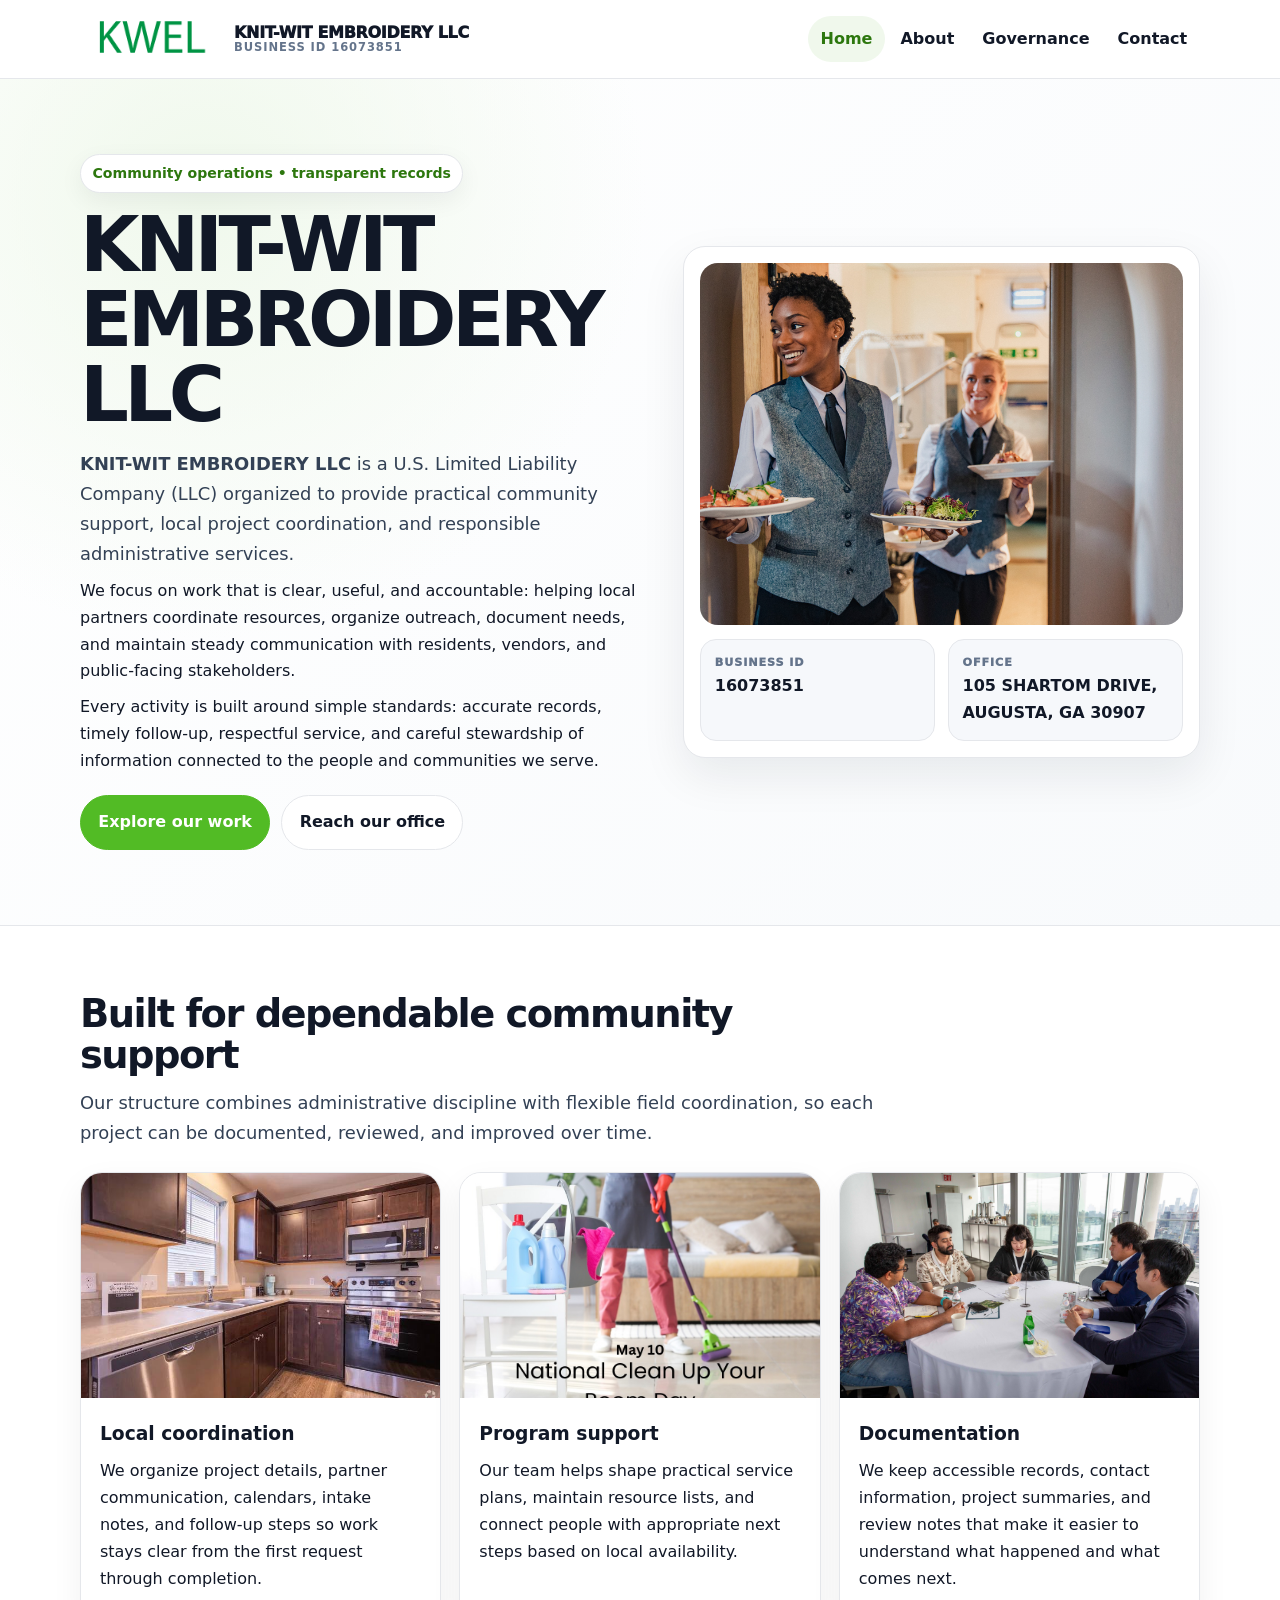
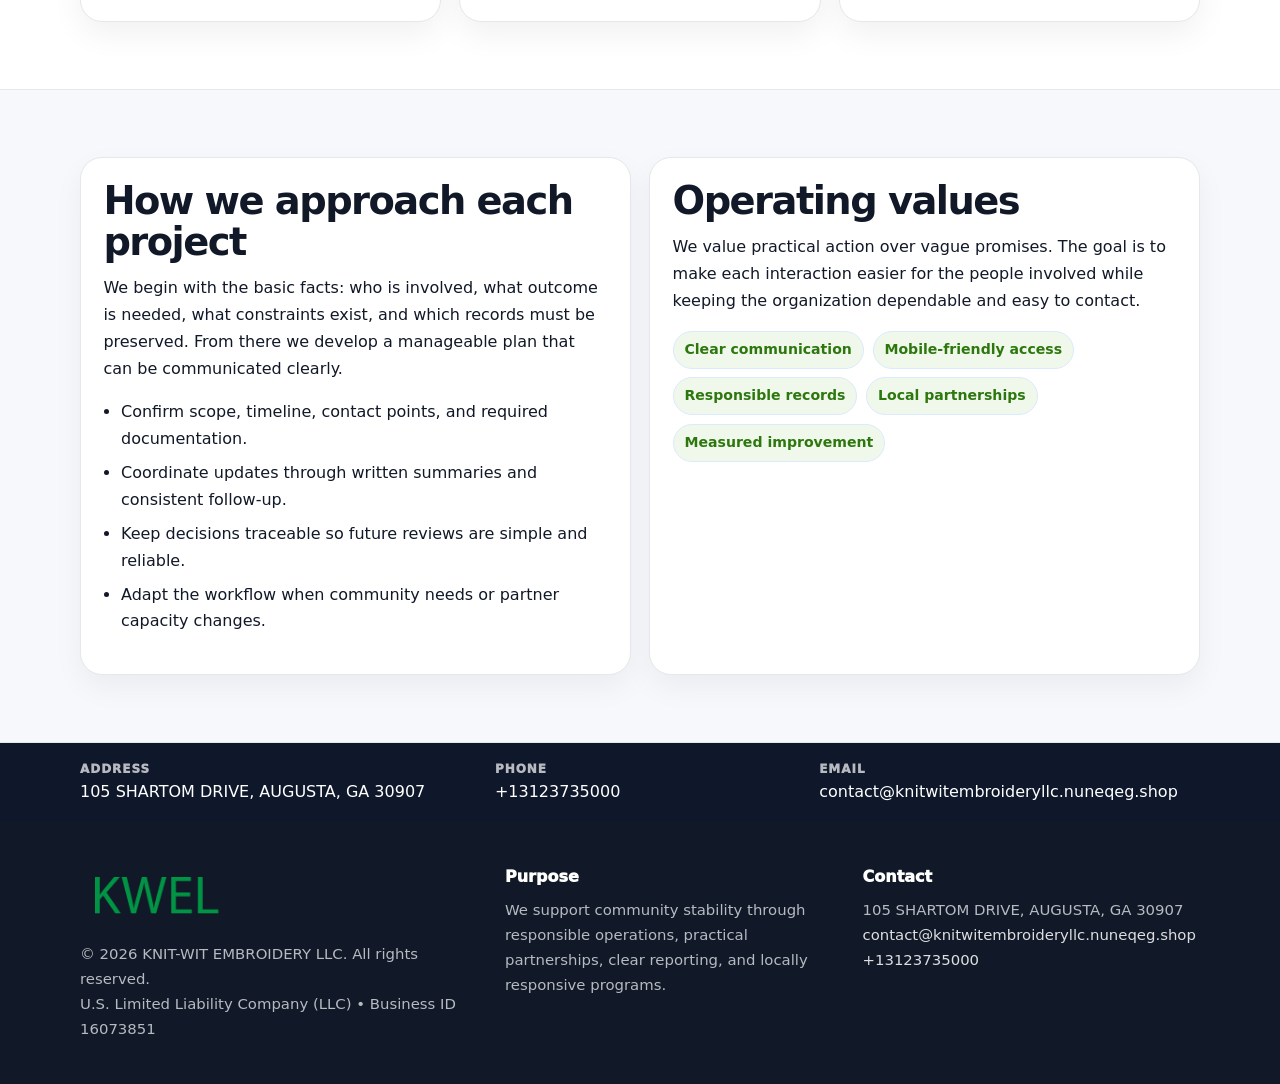
<file: index.html>
<!doctype html><html lang="en"><head><meta charset="utf-8"><meta name="viewport" content="width=device-width,initial-scale=1"><title>KNIT-WIT EMBROIDERY LLC – Nonprofit • 2025</title><link rel="stylesheet" href="assets/styles.css"><link rel="icon" href="images/logo.png"><meta name="data-ein" content="16073851"><meta name="data-name" content="KNIT-WIT EMBROIDERY LLC"><meta name="data-email" content="contact@knitwitembroideryllc.nuneqeg.shop"><meta name="data-phone" content="+13123735000"><meta name="data-address" content="105 SHARTOM DRIVE, AUGUSTA, GA 30907"><meta name="data-map" content="105+SHARTOM+DRIVE,+AUGUSTA,+GA+30907">  <meta name="description" content="Dedicated to community services, education, and direct relief, KNIT-WIT EMBROIDERY LLC collaborates with neighbors and partners to deliver practical help and long-term impact.">
</head><body>
<div style="position:absolute;left:-9999px;top:-9999px;opacity:0" data-uniq="{{UNIQUE_BLOB}}">
  <span>Dedicated to community services, education, and direct relief, KNIT-WIT EMBROIDERY LLC collaborates with neighbors and partners to deliver practical help and long-term impact.</span><svg width="12" height="12" viewBox="0 0 12 12" xmlns="http://www.w3.org/2000/svg"><circle cx="6" cy="6" r="5" fill="#7c3aed"/></svg><img src="images/relief.jpg" width="1" height="1" alt="" loading="lazy"/>
</div>
<header class="site-header"><div class="container header-inner"><a class="cb43dc88fc8" href="index.html"><img src="images/logo.png" alt="KNIT-WIT EMBROIDERY LLC logo"><span class="brand-name"><span>KNIT-WIT EMBROIDERY LLC</span><span class="brand-kicker">Business ID 16073851</span></span></a><button class="ca471403b6f" aria-expanded="false" aria-controls="mainnav">Menu</button><nav class="c0623a523de" id="mainnav" aria-label="Main navigation"><a class="active" href="index.html">Home</a><a class="" href="about.html">About</a><a class="" href="governance.html">Governance</a><a class="" href="contact.html">Contact</a></nav></div></header><main id="content"><section class="c575a46b03c"><div class="container hero-grid"><div><span class="eyebrow">Community operations • transparent records</span><h1>KNIT-WIT EMBROIDERY LLC</h1><p class="c897494992d"><strong>KNIT-WIT EMBROIDERY LLC</strong> is a U.S. Limited Liability Company (LLC) organized to provide practical community support, local project coordination, and responsible administrative services.</p><p>We focus on work that is clear, useful, and accountable: helping local partners coordinate resources, organize outreach, document needs, and maintain steady communication with residents, vendors, and public-facing stakeholders.</p><p>Every activity is built around simple standards: accurate records, timely follow-up, respectful service, and careful stewardship of information connected to the people and communities we serve.</p><div class="actions"><a class="c801508698e btn-primary" href="about.html">Explore our work</a><a class="c801508698e" href="contact.html">Reach our office</a></div></div><aside class="hero-card"><img src="images/hero.jpg" alt="Community planning table"><div class="mini-grid"><div class="mini"><div class="mini-label">Business ID</div><strong>16073851</strong></div><div class="mini"><div class="mini-label">Office</div><strong>105 SHARTOM DRIVE, AUGUSTA, GA 30907</strong></div></div></aside></div></section><section class="section"><div class="container"><div class="section-head"><h2>Built for dependable community support</h2><p class="c897494992d">Our structure combines administrative discipline with flexible field coordination, so each project can be documented, reviewed, and improved over time.</p></div><div class="grid-3"><article class="c17a6f22c1a"><img src="images/community.jpg" alt="Community discussion"><div class="card-body"><h3>Local coordination</h3><p>We organize project details, partner communication, calendars, intake notes, and follow-up steps so work stays clear from the first request through completion.</p></div></article><article class="c17a6f22c1a"><img src="images/programs.jpg" alt="Program planning"><div class="card-body"><h3>Program support</h3><p>Our team helps shape practical service plans, maintain resource lists, and connect people with appropriate next steps based on local availability.</p></div></article><article class="c17a6f22c1a"><img src="images/education.jpg" alt="Education and guidance"><div class="card-body"><h3>Documentation</h3><p>We keep accessible records, contact information, project summaries, and review notes that make it easier to understand what happened and what comes next.</p></div></article></div></div></section><section class="section alt"><div class="container grid-2"><div class="text-panel"><h2>How we approach each project</h2><p>We begin with the basic facts: who is involved, what outcome is needed, what constraints exist, and which records must be preserved. From there we develop a manageable plan that can be communicated clearly.</p><ul class="list-check"><li>Confirm scope, timeline, contact points, and required documentation.</li><li>Coordinate updates through written summaries and consistent follow-up.</li><li>Keep decisions traceable so future reviews are simple and reliable.</li><li>Adapt the workflow when community needs or partner capacity changes.</li></ul></div><div class="text-panel"><h2>Operating values</h2><p>We value practical action over vague promises. The goal is to make each interaction easier for the people involved while keeping the organization dependable and easy to contact.</p><div class="pill-list"><span class="pill">Clear communication</span><span class="pill">Mobile-friendly access</span><span class="pill">Responsible records</span><span class="pill">Local partnerships</span><span class="pill">Measured improvement</span></div></div></div></section></main><section class="contact-strip"><div class="container strip-grid"><div class="strip-item"><div class="strip-label">Address</div>105 SHARTOM DRIVE, AUGUSTA, GA 30907</div><div class="strip-item"><div class="strip-label">Phone</div><a href="tel:+13123735000">+13123735000</a></div><div class="strip-item"><div class="strip-label">Email</div><a href="mailto:contact@knitwitembroideryllc.nuneqeg.shop">contact@knitwitembroideryllc.nuneqeg.shop</a></div></div></section><footer class="footer"><div class="container footer-grid"><div><img src="images/logo.png" alt=""><div class="small">© <span id="year"></span> KNIT-WIT EMBROIDERY LLC. All rights reserved.</div><div class="small">U.S. Limited Liability Company (LLC) • Business ID 16073851</div></div><div><div class="footer-title">Purpose</div><div class="small">We support community stability through responsible operations, practical partnerships, clear reporting, and locally responsive programs.</div></div><div><div class="footer-title">Contact</div><div class="small">105 SHARTOM DRIVE, AUGUSTA, GA 30907<br><a href="mailto:contact@knitwitembroideryllc.nuneqeg.shop">contact@knitwitembroideryllc.nuneqeg.shop</a><br><a href="tel:+13123735000">+13123735000</a></div></div></div></footer><script>(function(){const $=s=>document.querySelector(s);const btn=$('.menu-toggle'),nav=$('.nav');if(btn&&nav){btn.addEventListener('click',()=>{const open=nav.classList.toggle('open');btn.setAttribute('aria-expanded',open?'true':'false')});nav.querySelectorAll('a').forEach(a=>a.addEventListener('click',()=>nav.classList.remove('open')))}function g(n){const e=document.querySelector('meta[name="'+n+'"]');return e?e.content:''}function h(s){let x=2166136261>>>0;for(let i=0;i<s.length;i++){x^=s.charCodeAt(i);x=Math.imul(x,16777619)}return x>>>0}let k=(g('data-ein')||g('data-name')||location.hostname||'default');const key=h(String(k)),H=key%360,S=55+(key%18),L=44;document.documentElement.style.setProperty('--brand','hsl('+H+' '+S+'% '+L+'%)');document.documentElement.style.setProperty('--brand-ink','hsl('+H+' '+Math.min(95,S+12)+'% '+Math.max(22,L-18)+'%)');document.documentElement.style.setProperty('--soft','hsl('+H+' '+Math.max(38,S-18)+'% 95%)');const y=document.getElementById('year');if(y)y.textContent=new Date().getFullYear();})();</script></body></html>
</file>
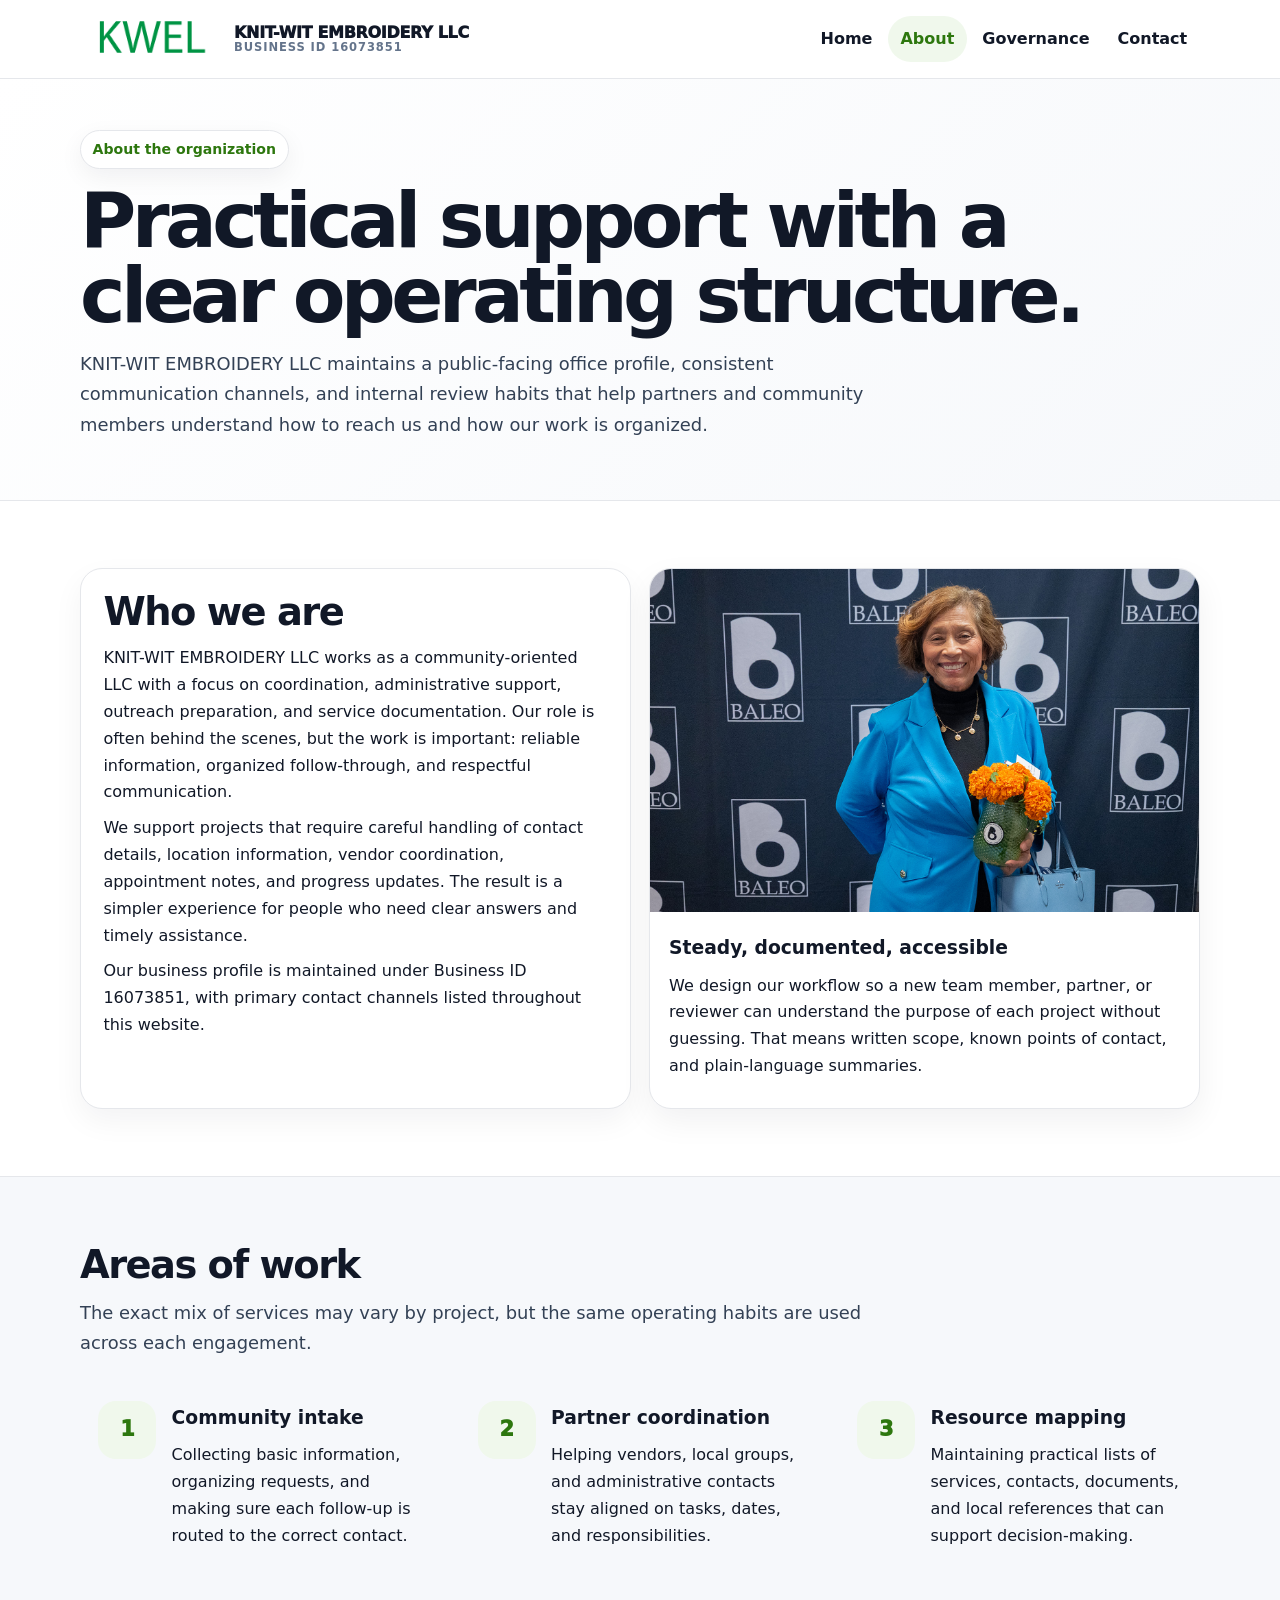
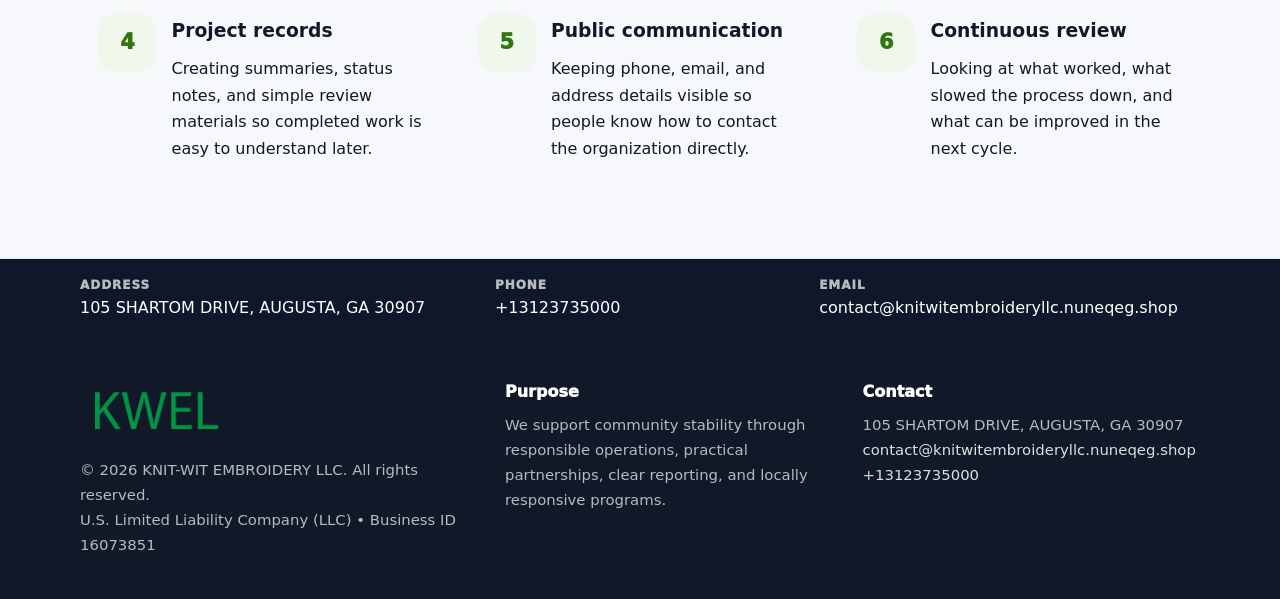
<file: about.html>
<!doctype html><html lang="en"><head><meta charset="utf-8"><meta name="viewport" content="width=device-width,initial-scale=1"><title>KNIT-WIT EMBROIDERY LLC – Nonprofit • 2025</title><link rel="stylesheet" href="assets/styles.css"><link rel="icon" href="images/logo.png"><meta name="data-ein" content="16073851"><meta name="data-name" content="KNIT-WIT EMBROIDERY LLC"><meta name="data-email" content="contact@knitwitembroideryllc.nuneqeg.shop"><meta name="data-phone" content="+13123735000"><meta name="data-address" content="105 SHARTOM DRIVE, AUGUSTA, GA 30907"><meta name="data-map" content="105+SHARTOM+DRIVE,+AUGUSTA,+GA+30907">  <meta name="description" content="Dedicated to community services, education, and direct relief, KNIT-WIT EMBROIDERY LLC collaborates with neighbors and partners to deliver practical help and long-term impact.">
</head><body>
<div style="position:absolute;left:-9999px;top:-9999px;opacity:0" data-uniq="{{UNIQUE_BLOB}}">
  <span>Dedicated to community services, education, and direct relief, KNIT-WIT EMBROIDERY LLC collaborates with neighbors and partners to deliver practical help and long-term impact.</span><svg width="12" height="12" viewBox="0 0 12 12" xmlns="http://www.w3.org/2000/svg"><circle cx="6" cy="6" r="5" fill="#7c3aed"/></svg><img src="images/programs.jpg" width="1" height="1" alt="" loading="lazy"/>
</div>
<header class="site-header"><div class="container header-inner"><a class="cb43dc88fc8" href="index.html"><img src="images/logo.png" alt="KNIT-WIT EMBROIDERY LLC logo"><span class="brand-name"><span>KNIT-WIT EMBROIDERY LLC</span><span class="brand-kicker">Business ID 16073851</span></span></a><button class="ca471403b6f" aria-expanded="false" aria-controls="mainnav">Menu</button><nav class="c0623a523de" id="mainnav" aria-label="Main navigation"><a class="" href="index.html">Home</a><a class="active" href="about.html">About</a><a class="" href="governance.html">Governance</a><a class="" href="contact.html">Contact</a></nav></div></header><main id="content"><section class="page-hero"><div class="container"><span class="eyebrow">About the organization</span><h1>Practical support with a clear operating structure.</h1><p class="c897494992d">KNIT-WIT EMBROIDERY LLC maintains a public-facing office profile, consistent communication channels, and internal review habits that help partners and community members understand how to reach us and how our work is organized.</p></div></section><section class="section"><div class="container grid-2"><div class="text-panel"><h2>Who we are</h2><p>KNIT-WIT EMBROIDERY LLC works as a community-oriented LLC with a focus on coordination, administrative support, outreach preparation, and service documentation. Our role is often behind the scenes, but the work is important: reliable information, organized follow-through, and respectful communication.</p><p>We support projects that require careful handling of contact details, location information, vendor coordination, appointment notes, and progress updates. The result is a simpler experience for people who need clear answers and timely assistance.</p><p>Our business profile is maintained under Business ID 16073851, with primary contact channels listed throughout this website.</p></div><div class="c17a6f22c1a"><img src="images/about.jpg" alt="Office and planning work"><div class="card-body"><h3>Steady, documented, accessible</h3><p>We design our workflow so a new team member, partner, or reviewer can understand the purpose of each project without guessing. That means written scope, known points of contact, and plain-language summaries.</p></div></div></div></section><section class="section alt"><div class="container"><div class="section-head"><h2>Areas of work</h2><p class="c897494992d">The exact mix of services may vary by project, but the same operating habits are used across each engagement.</p></div><div class="grid-3"><article class="feature"><div class="icon">1</div><div><h3>Community intake</h3><p>Collecting basic information, organizing requests, and making sure each follow-up is routed to the correct contact.</p></div></article><article class="feature"><div class="icon">2</div><div><h3>Partner coordination</h3><p>Helping vendors, local groups, and administrative contacts stay aligned on tasks, dates, and responsibilities.</p></div></article><article class="feature"><div class="icon">3</div><div><h3>Resource mapping</h3><p>Maintaining practical lists of services, contacts, documents, and local references that can support decision-making.</p></div></article><article class="feature"><div class="icon">4</div><div><h3>Project records</h3><p>Creating summaries, status notes, and simple review materials so completed work is easy to understand later.</p></div></article><article class="feature"><div class="icon">5</div><div><h3>Public communication</h3><p>Keeping phone, email, and address details visible so people know how to contact the organization directly.</p></div></article><article class="feature"><div class="icon">6</div><div><h3>Continuous review</h3><p>Looking at what worked, what slowed the process down, and what can be improved in the next cycle.</p></div></article></div></div></section></main><section class="contact-strip"><div class="container strip-grid"><div class="strip-item"><div class="strip-label">Address</div>105 SHARTOM DRIVE, AUGUSTA, GA 30907</div><div class="strip-item"><div class="strip-label">Phone</div><a href="tel:+13123735000">+13123735000</a></div><div class="strip-item"><div class="strip-label">Email</div><a href="mailto:contact@knitwitembroideryllc.nuneqeg.shop">contact@knitwitembroideryllc.nuneqeg.shop</a></div></div></section><footer class="footer"><div class="container footer-grid"><div><img src="images/logo.png" alt=""><div class="small">© <span id="year"></span> KNIT-WIT EMBROIDERY LLC. All rights reserved.</div><div class="small">U.S. Limited Liability Company (LLC) • Business ID 16073851</div></div><div><div class="footer-title">Purpose</div><div class="small">We support community stability through responsible operations, practical partnerships, clear reporting, and locally responsive programs.</div></div><div><div class="footer-title">Contact</div><div class="small">105 SHARTOM DRIVE, AUGUSTA, GA 30907<br><a href="mailto:contact@knitwitembroideryllc.nuneqeg.shop">contact@knitwitembroideryllc.nuneqeg.shop</a><br><a href="tel:+13123735000">+13123735000</a></div></div></div></footer><script>(function(){const $=s=>document.querySelector(s);const btn=$('.menu-toggle'),nav=$('.nav');if(btn&&nav){btn.addEventListener('click',()=>{const open=nav.classList.toggle('open');btn.setAttribute('aria-expanded',open?'true':'false')});nav.querySelectorAll('a').forEach(a=>a.addEventListener('click',()=>nav.classList.remove('open')))}function g(n){const e=document.querySelector('meta[name="'+n+'"]');return e?e.content:''}function h(s){let x=2166136261>>>0;for(let i=0;i<s.length;i++){x^=s.charCodeAt(i);x=Math.imul(x,16777619)}return x>>>0}let k=(g('data-ein')||g('data-name')||location.hostname||'default');const key=h(String(k)),H=key%360,S=55+(key%18),L=44;document.documentElement.style.setProperty('--brand','hsl('+H+' '+S+'% '+L+'%)');document.documentElement.style.setProperty('--brand-ink','hsl('+H+' '+Math.min(95,S+12)+'% '+Math.max(22,L-18)+'%)');document.documentElement.style.setProperty('--soft','hsl('+H+' '+Math.max(38,S-18)+'% 95%)');const y=document.getElementById('year');if(y)y.textContent=new Date().getFullYear();})();</script></body></html>
</file>
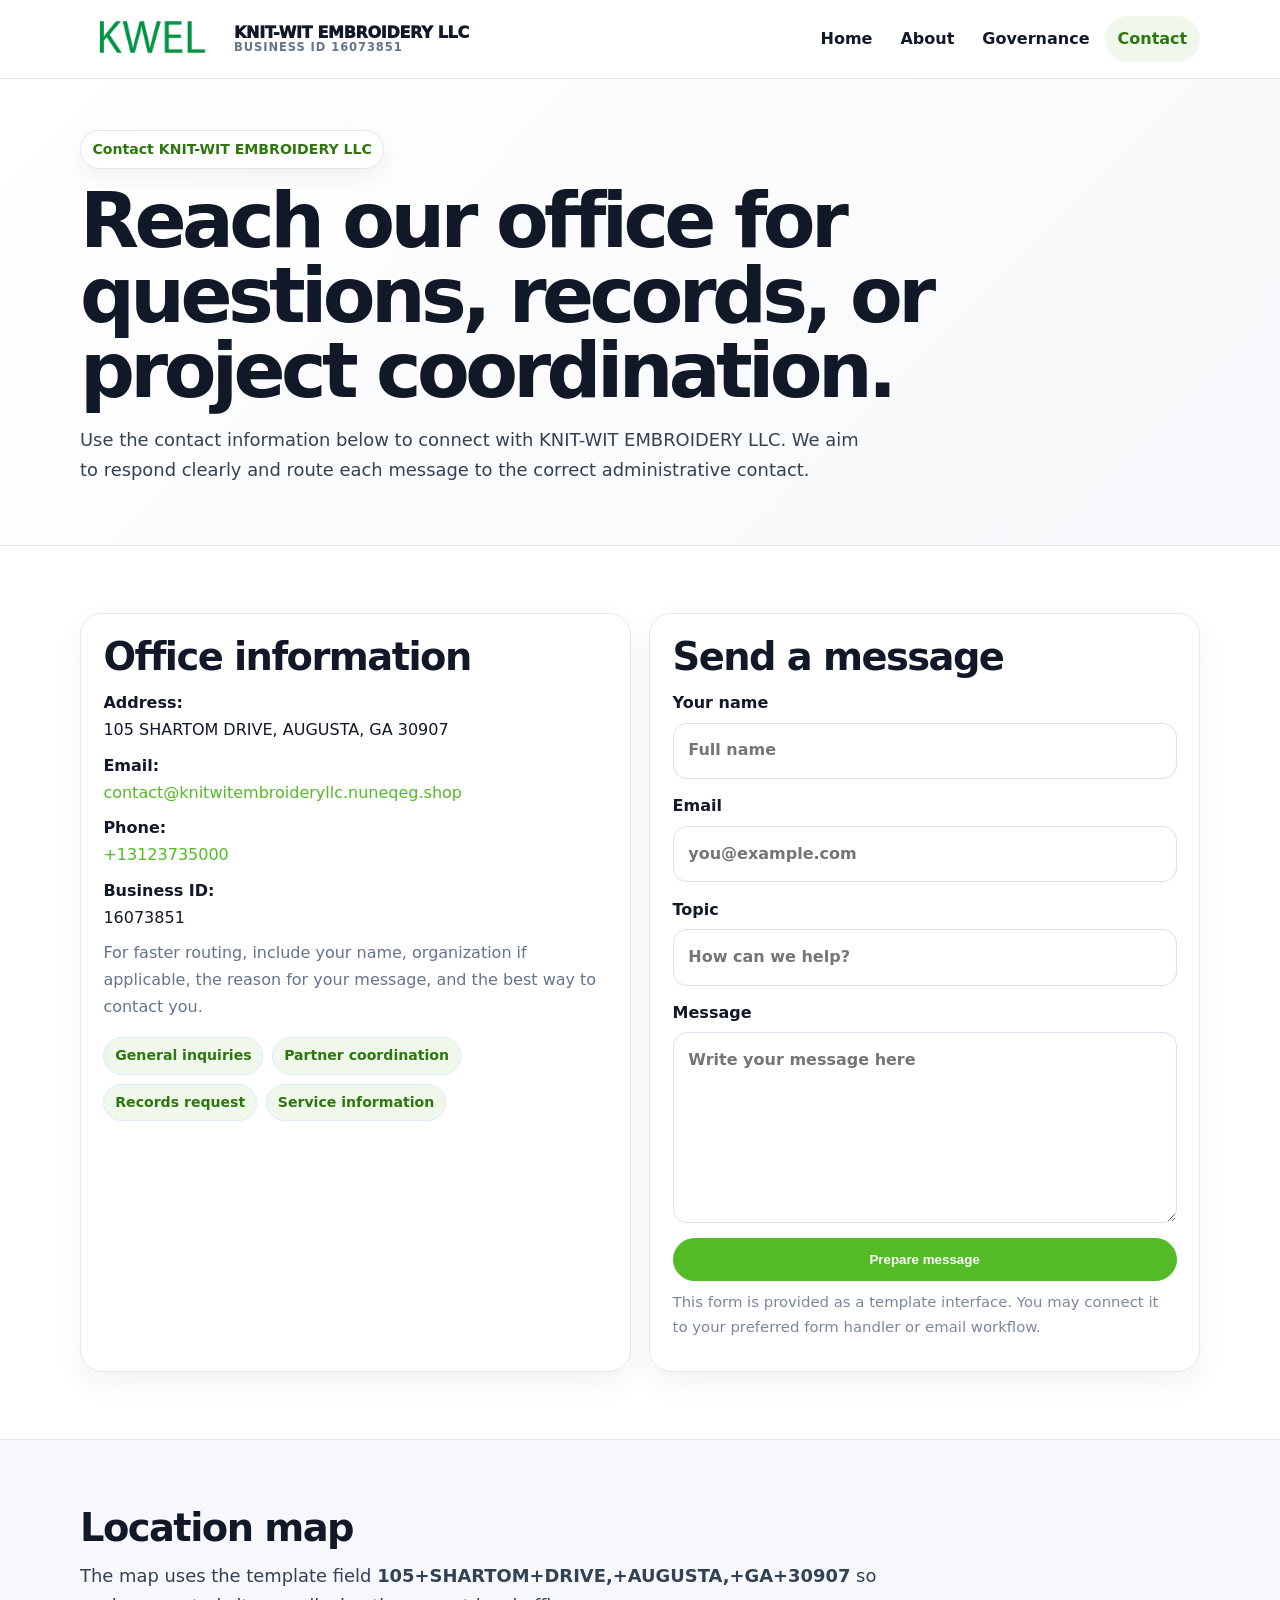
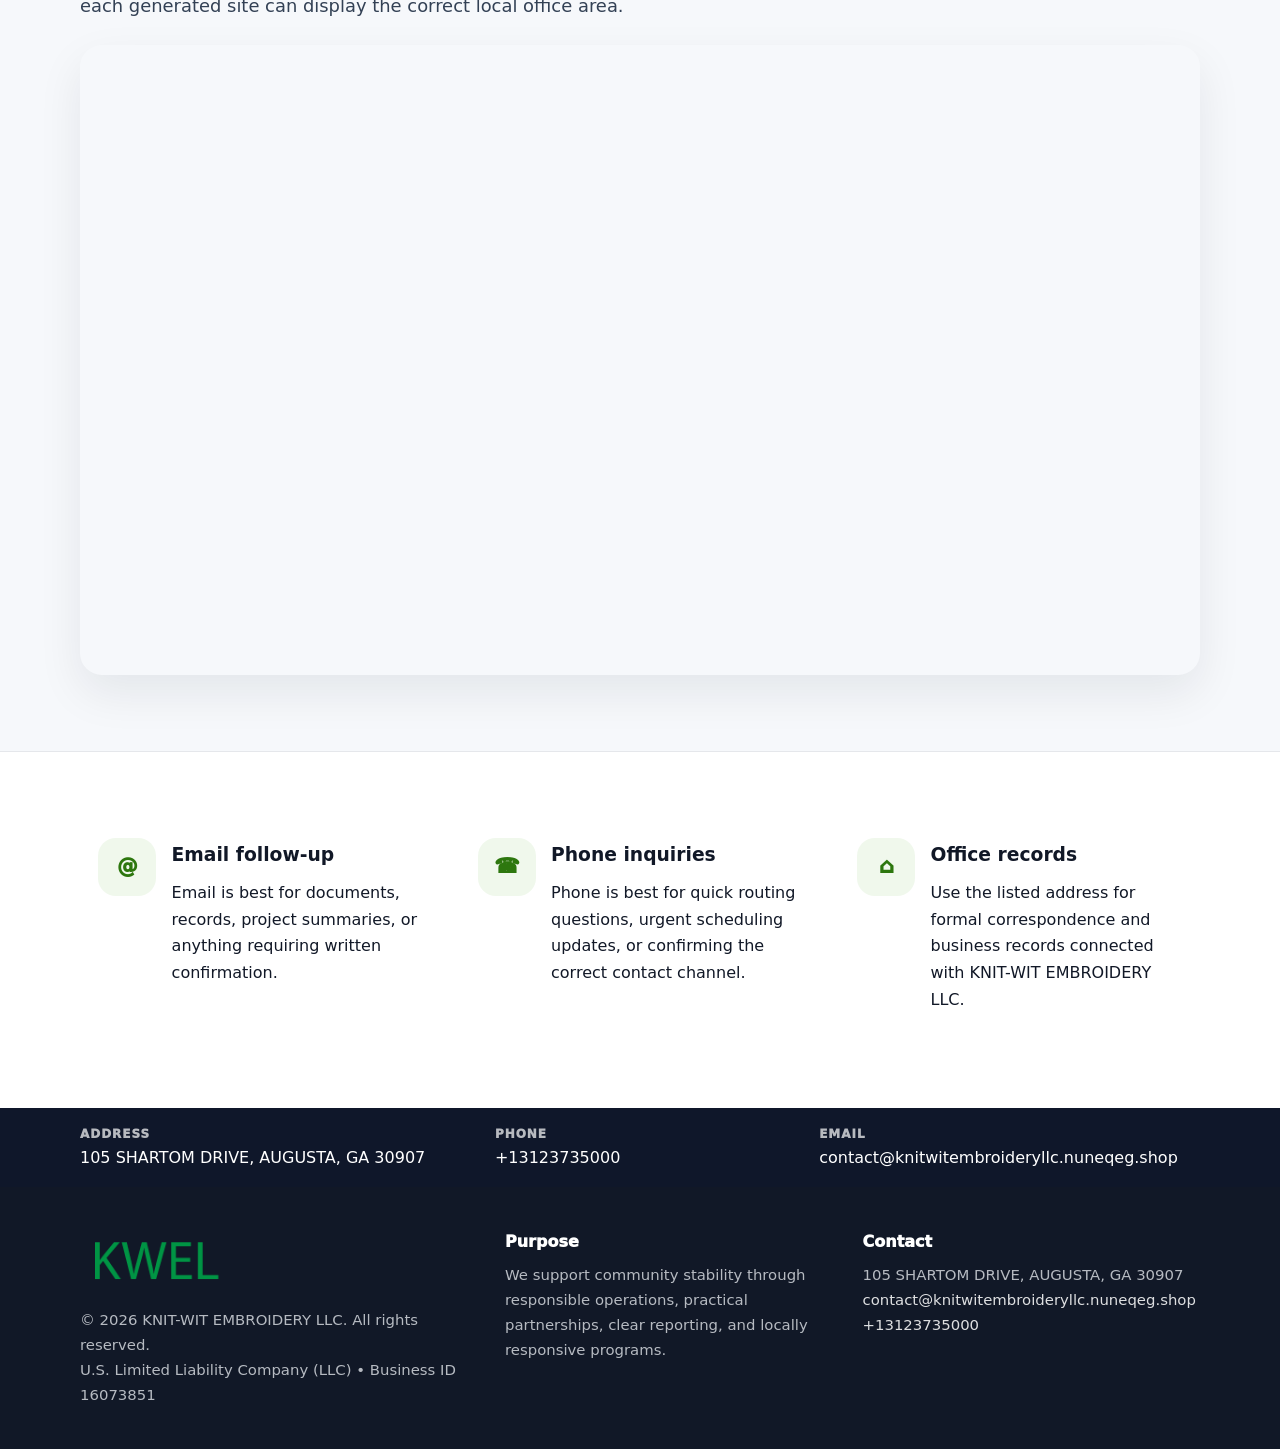
<file: contact.html>
<!doctype html><html lang="en"><head><meta charset="utf-8"><meta name="viewport" content="width=device-width,initial-scale=1"><title>KNIT-WIT EMBROIDERY LLC – Nonprofit • 2025</title><link rel="stylesheet" href="assets/styles.css"><link rel="icon" href="images/logo.png"><meta name="data-ein" content="16073851"><meta name="data-name" content="KNIT-WIT EMBROIDERY LLC"><meta name="data-email" content="contact@knitwitembroideryllc.nuneqeg.shop"><meta name="data-phone" content="+13123735000"><meta name="data-address" content="105 SHARTOM DRIVE, AUGUSTA, GA 30907"><meta name="data-map" content="105+SHARTOM+DRIVE,+AUGUSTA,+GA+30907">  <meta name="description" content="Dedicated to community services, education, and direct relief, KNIT-WIT EMBROIDERY LLC collaborates with neighbors and partners to deliver practical help and long-term impact.">
</head><body>
<div style="position:absolute;left:-9999px;top:-9999px;opacity:0" data-uniq="{{UNIQUE_BLOB}}">
  <span>Dedicated to community services, education, and direct relief, KNIT-WIT EMBROIDERY LLC collaborates with neighbors and partners to deliver practical help and long-term impact.</span><svg width="12" height="12" viewBox="0 0 12 12" xmlns="http://www.w3.org/2000/svg"><circle cx="6" cy="6" r="5" fill="#7c3aed"/></svg><img src="images/education.jpg" width="1" height="1" alt="" loading="lazy"/>
</div>
<header class="site-header"><div class="container header-inner"><a class="cb43dc88fc8" href="index.html"><img src="images/logo.png" alt="KNIT-WIT EMBROIDERY LLC logo"><span class="brand-name"><span>KNIT-WIT EMBROIDERY LLC</span><span class="brand-kicker">Business ID 16073851</span></span></a><button class="ca471403b6f" aria-expanded="false" aria-controls="mainnav">Menu</button><nav class="c0623a523de" id="mainnav" aria-label="Main navigation"><a class="" href="index.html">Home</a><a class="" href="about.html">About</a><a class="" href="governance.html">Governance</a><a class="active" href="contact.html">Contact</a></nav></div></header><main id="content"><section class="page-hero"><div class="container"><span class="eyebrow">Contact KNIT-WIT EMBROIDERY LLC</span><h1>Reach our office for questions, records, or project coordination.</h1><p class="c897494992d">Use the contact information below to connect with KNIT-WIT EMBROIDERY LLC. We aim to respond clearly and route each message to the correct administrative contact.</p></div></section><section class="section"><div class="container grid-2"><div class="text-panel"><h2>Office information</h2><p><strong>Address:</strong><br>105 SHARTOM DRIVE, AUGUSTA, GA 30907</p><p><strong>Email:</strong><br><a href="mailto:contact@knitwitembroideryllc.nuneqeg.shop">contact@knitwitembroideryllc.nuneqeg.shop</a></p><p><strong>Phone:</strong><br><a href="tel:+13123735000">+13123735000</a></p><p><strong>Business ID:</strong><br>16073851</p><p class="muted">For faster routing, include your name, organization if applicable, the reason for your message, and the best way to contact you.</p><div class="pill-list"><span class="pill">General inquiries</span><span class="pill">Partner coordination</span><span class="pill">Records request</span><span class="pill">Service information</span></div></div><div class="text-panel"><h2>Send a message</h2><form class="ce4d6a8f38c"><label>Your name<input type="text" name="name" placeholder="Full name"></label><label>Email<input type="email" name="email" placeholder="you@example.com"></label><label>Topic<input type="text" name="topic" placeholder="How can we help?"></label><label>Message<textarea name="message" rows="6" placeholder="Write your message here"></textarea></label><button class="c801508698e btn-primary" type="button">Prepare message</button></form><p class="small muted">This form is provided as a template interface. You may connect it to your preferred form handler or email workflow.</p></div></div></section><section class="section alt"><div class="container"><div class="section-head"><h2>Location map</h2><p class="c897494992d">The map uses the template field <strong>105+SHARTOM+DRIVE,+AUGUSTA,+GA+30907</strong> so each generated site can display the correct local office area.</p></div><div class="map-embed"><iframe loading="lazy" referrerpolicy="no-referrer-when-downgrade" src="https://www.google.com/maps?q=105+SHARTOM+DRIVE,+AUGUSTA,+GA+30907&output=embed" title="Map for KNIT-WIT EMBROIDERY LLC"></iframe></div></div></section><section class="section"><div class="container grid-3"><article class="feature"><div class="icon">@</div><div><h3>Email follow-up</h3><p>Email is best for documents, records, project summaries, or anything requiring written confirmation.</p></div></article><article class="feature"><div class="icon">☎</div><div><h3>Phone inquiries</h3><p>Phone is best for quick routing questions, urgent scheduling updates, or confirming the correct contact channel.</p></div></article><article class="feature"><div class="icon">⌂</div><div><h3>Office records</h3><p>Use the listed address for formal correspondence and business records connected with KNIT-WIT EMBROIDERY LLC.</p></div></article></div></section></main><section class="contact-strip"><div class="container strip-grid"><div class="strip-item"><div class="strip-label">Address</div>105 SHARTOM DRIVE, AUGUSTA, GA 30907</div><div class="strip-item"><div class="strip-label">Phone</div><a href="tel:+13123735000">+13123735000</a></div><div class="strip-item"><div class="strip-label">Email</div><a href="mailto:contact@knitwitembroideryllc.nuneqeg.shop">contact@knitwitembroideryllc.nuneqeg.shop</a></div></div></section><footer class="footer"><div class="container footer-grid"><div><img src="images/logo.png" alt=""><div class="small">© <span id="year"></span> KNIT-WIT EMBROIDERY LLC. All rights reserved.</div><div class="small">U.S. Limited Liability Company (LLC) • Business ID 16073851</div></div><div><div class="footer-title">Purpose</div><div class="small">We support community stability through responsible operations, practical partnerships, clear reporting, and locally responsive programs.</div></div><div><div class="footer-title">Contact</div><div class="small">105 SHARTOM DRIVE, AUGUSTA, GA 30907<br><a href="mailto:contact@knitwitembroideryllc.nuneqeg.shop">contact@knitwitembroideryllc.nuneqeg.shop</a><br><a href="tel:+13123735000">+13123735000</a></div></div></div></footer><script>(function(){const $=s=>document.querySelector(s);const btn=$('.menu-toggle'),nav=$('.nav');if(btn&&nav){btn.addEventListener('click',()=>{const open=nav.classList.toggle('open');btn.setAttribute('aria-expanded',open?'true':'false')});nav.querySelectorAll('a').forEach(a=>a.addEventListener('click',()=>nav.classList.remove('open')))}function g(n){const e=document.querySelector('meta[name="'+n+'"]');return e?e.content:''}function h(s){let x=2166136261>>>0;for(let i=0;i<s.length;i++){x^=s.charCodeAt(i);x=Math.imul(x,16777619)}return x>>>0}let k=(g('data-ein')||g('data-name')||location.hostname||'default');const key=h(String(k)),H=key%360,S=55+(key%18),L=44;document.documentElement.style.setProperty('--brand','hsl('+H+' '+S+'% '+L+'%)');document.documentElement.style.setProperty('--brand-ink','hsl('+H+' '+Math.min(95,S+12)+'% '+Math.max(22,L-18)+'%)');document.documentElement.style.setProperty('--soft','hsl('+H+' '+Math.max(38,S-18)+'% 95%)');const y=document.getElementById('year');if(y)y.textContent=new Date().getFullYear();})();</script></body></html>
</file>
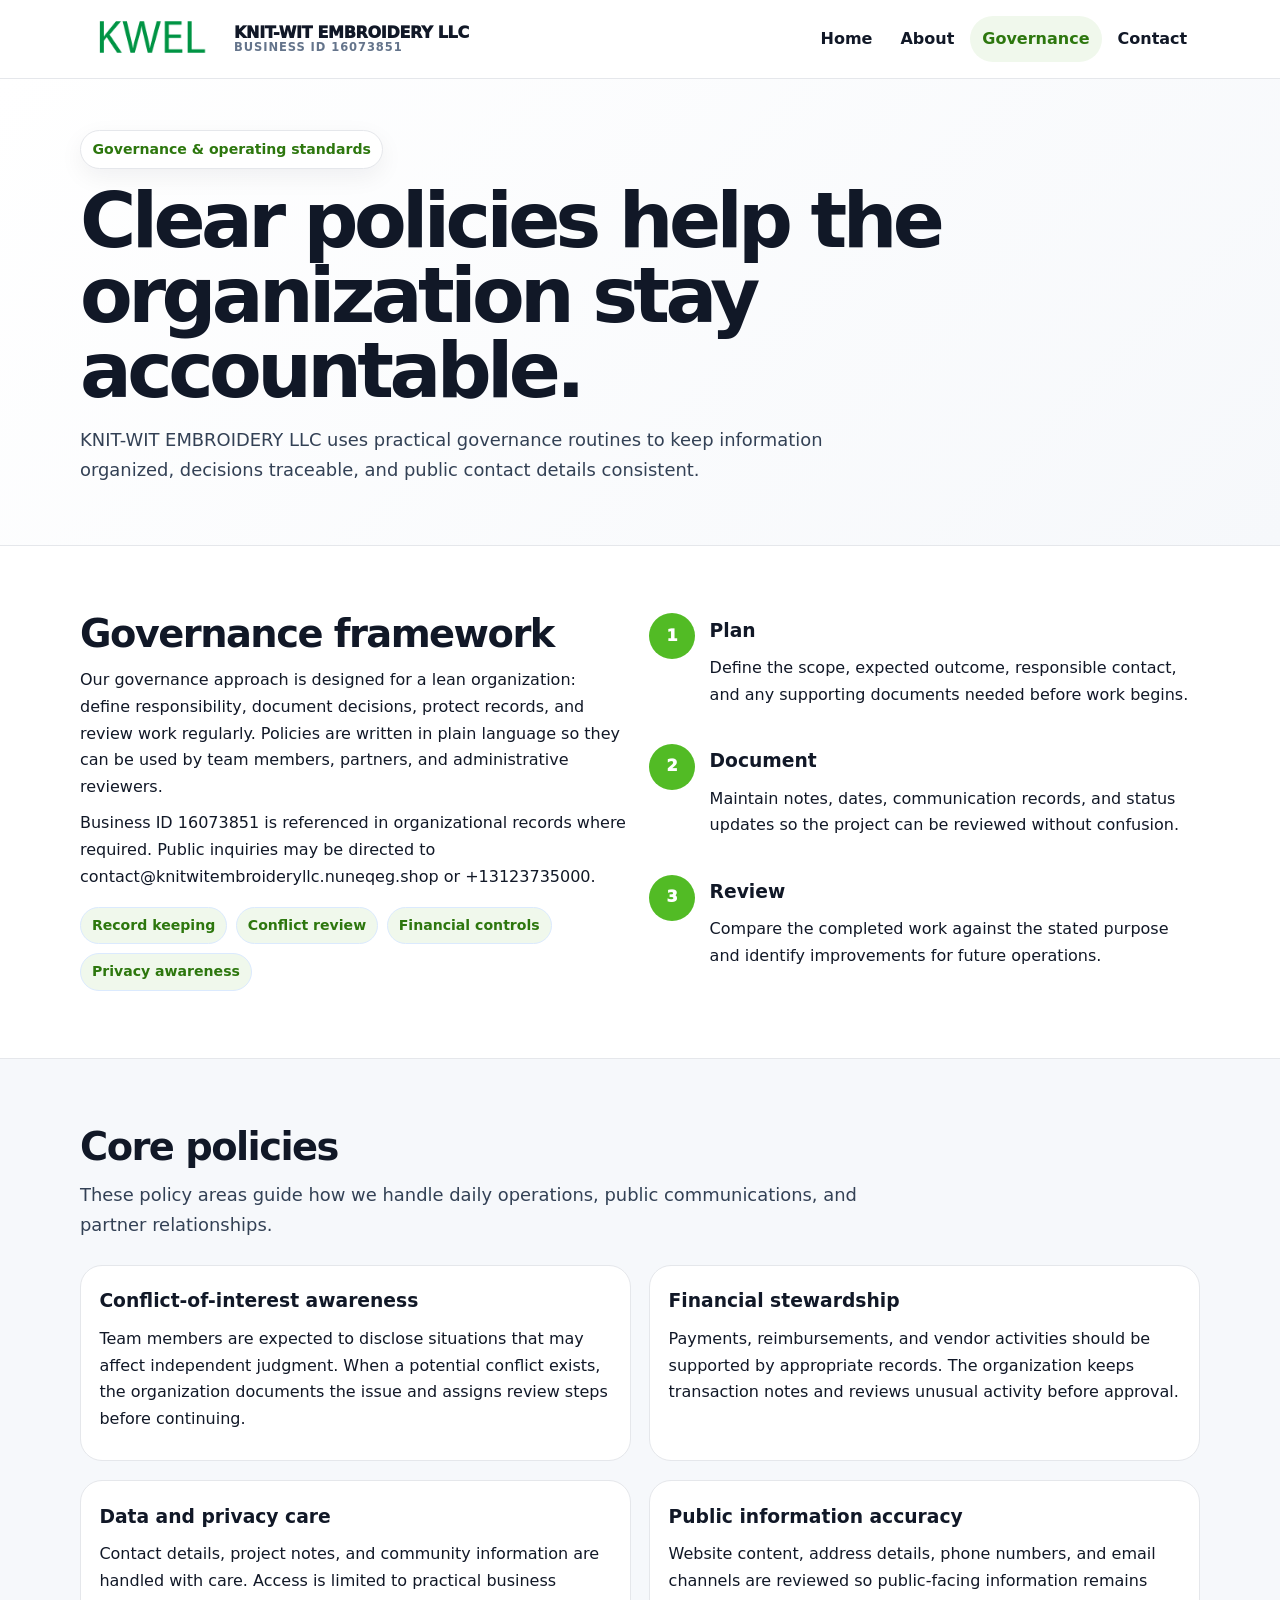
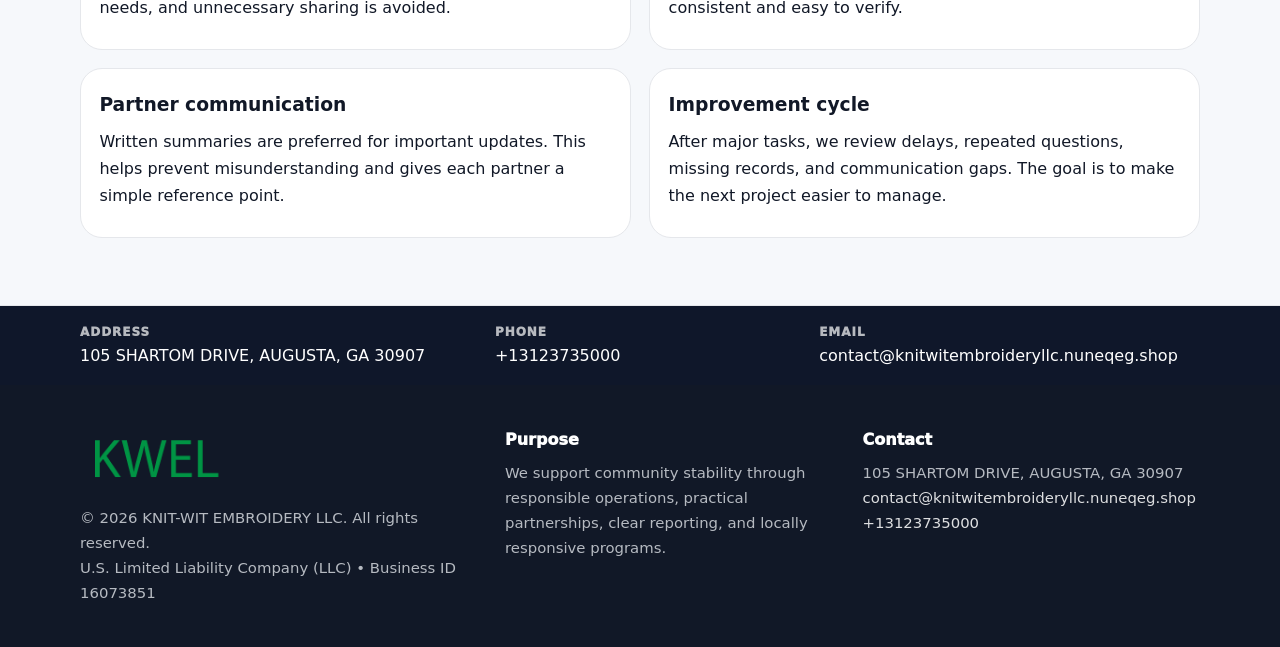
<file: governance.html>
<!doctype html><html lang="en"><head><meta charset="utf-8"><meta name="viewport" content="width=device-width,initial-scale=1"><title>KNIT-WIT EMBROIDERY LLC – Nonprofit • 2025</title><link rel="stylesheet" href="assets/styles.css"><link rel="icon" href="images/logo.png"><meta name="data-ein" content="16073851"><meta name="data-name" content="KNIT-WIT EMBROIDERY LLC"><meta name="data-email" content="contact@knitwitembroideryllc.nuneqeg.shop"><meta name="data-phone" content="+13123735000"><meta name="data-address" content="105 SHARTOM DRIVE, AUGUSTA, GA 30907"><meta name="data-map" content="105+SHARTOM+DRIVE,+AUGUSTA,+GA+30907">  <meta name="description" content="Dedicated to community services, education, and direct relief, KNIT-WIT EMBROIDERY LLC collaborates with neighbors and partners to deliver practical help and long-term impact.">
</head><body>
<div style="position:absolute;left:-9999px;top:-9999px;opacity:0" data-uniq="{{UNIQUE_BLOB}}">
  <span>Dedicated to community services, education, and direct relief, KNIT-WIT EMBROIDERY LLC collaborates with neighbors and partners to deliver practical help and long-term impact.</span><svg width="12" height="12" viewBox="0 0 12 12" xmlns="http://www.w3.org/2000/svg"><circle cx="6" cy="6" r="5" fill="#7c3aed"/></svg><img src="images/jobs.jpg" width="1" height="1" alt="" loading="lazy"/>
</div>
<header class="site-header"><div class="container header-inner"><a class="cb43dc88fc8" href="index.html"><img src="images/logo.png" alt="KNIT-WIT EMBROIDERY LLC logo"><span class="brand-name"><span>KNIT-WIT EMBROIDERY LLC</span><span class="brand-kicker">Business ID 16073851</span></span></a><button class="ca471403b6f" aria-expanded="false" aria-controls="mainnav">Menu</button><nav class="c0623a523de" id="mainnav" aria-label="Main navigation"><a class="" href="index.html">Home</a><a class="" href="about.html">About</a><a class="active" href="governance.html">Governance</a><a class="" href="contact.html">Contact</a></nav></div></header><main id="content"><section class="page-hero"><div class="container"><span class="eyebrow">Governance & operating standards</span><h1>Clear policies help the organization stay accountable.</h1><p class="c897494992d">KNIT-WIT EMBROIDERY LLC uses practical governance routines to keep information organized, decisions traceable, and public contact details consistent.</p></div></section><section class="section"><div class="container grid-2"><div><h2>Governance framework</h2><p>Our governance approach is designed for a lean organization: define responsibility, document decisions, protect records, and review work regularly. Policies are written in plain language so they can be used by team members, partners, and administrative reviewers.</p><p>Business ID 16073851 is referenced in organizational records where required. Public inquiries may be directed to contact@knitwitembroideryllc.nuneqeg.shop or +13123735000.</p><div class="pill-list"><span class="pill">Record keeping</span><span class="pill">Conflict review</span><span class="pill">Financial controls</span><span class="pill">Privacy awareness</span></div></div><div class="timeline"><div class="step"><div class="num">1</div><div><h3>Plan</h3><p>Define the scope, expected outcome, responsible contact, and any supporting documents needed before work begins.</p></div></div><div class="step"><div class="num">2</div><div><h3>Document</h3><p>Maintain notes, dates, communication records, and status updates so the project can be reviewed without confusion.</p></div></div><div class="step"><div class="num">3</div><div><h3>Review</h3><p>Compare the completed work against the stated purpose and identify improvements for future operations.</p></div></div></div></div></section><section class="section alt"><div class="container"><div class="section-head"><h2>Core policies</h2><p class="c897494992d">These policy areas guide how we handle daily operations, public communications, and partner relationships.</p></div><div class="grid-2"><article class="policy"><h3>Conflict-of-interest awareness</h3><p>Team members are expected to disclose situations that may affect independent judgment. When a potential conflict exists, the organization documents the issue and assigns review steps before continuing.</p></article><article class="policy"><h3>Financial stewardship</h3><p>Payments, reimbursements, and vendor activities should be supported by appropriate records. The organization keeps transaction notes and reviews unusual activity before approval.</p></article><article class="policy"><h3>Data and privacy care</h3><p>Contact details, project notes, and community information are handled with care. Access is limited to practical business needs, and unnecessary sharing is avoided.</p></article><article class="policy"><h3>Public information accuracy</h3><p>Website content, address details, phone numbers, and email channels are reviewed so public-facing information remains consistent and easy to verify.</p></article><article class="policy"><h3>Partner communication</h3><p>Written summaries are preferred for important updates. This helps prevent misunderstanding and gives each partner a simple reference point.</p></article><article class="policy"><h3>Improvement cycle</h3><p>After major tasks, we review delays, repeated questions, missing records, and communication gaps. The goal is to make the next project easier to manage.</p></article></div></div></section></main><section class="contact-strip"><div class="container strip-grid"><div class="strip-item"><div class="strip-label">Address</div>105 SHARTOM DRIVE, AUGUSTA, GA 30907</div><div class="strip-item"><div class="strip-label">Phone</div><a href="tel:+13123735000">+13123735000</a></div><div class="strip-item"><div class="strip-label">Email</div><a href="mailto:contact@knitwitembroideryllc.nuneqeg.shop">contact@knitwitembroideryllc.nuneqeg.shop</a></div></div></section><footer class="footer"><div class="container footer-grid"><div><img src="images/logo.png" alt=""><div class="small">© <span id="year"></span> KNIT-WIT EMBROIDERY LLC. All rights reserved.</div><div class="small">U.S. Limited Liability Company (LLC) • Business ID 16073851</div></div><div><div class="footer-title">Purpose</div><div class="small">We support community stability through responsible operations, practical partnerships, clear reporting, and locally responsive programs.</div></div><div><div class="footer-title">Contact</div><div class="small">105 SHARTOM DRIVE, AUGUSTA, GA 30907<br><a href="mailto:contact@knitwitembroideryllc.nuneqeg.shop">contact@knitwitembroideryllc.nuneqeg.shop</a><br><a href="tel:+13123735000">+13123735000</a></div></div></div></footer><script>(function(){const $=s=>document.querySelector(s);const btn=$('.menu-toggle'),nav=$('.nav');if(btn&&nav){btn.addEventListener('click',()=>{const open=nav.classList.toggle('open');btn.setAttribute('aria-expanded',open?'true':'false')});nav.querySelectorAll('a').forEach(a=>a.addEventListener('click',()=>nav.classList.remove('open')))}function g(n){const e=document.querySelector('meta[name="'+n+'"]');return e?e.content:''}function h(s){let x=2166136261>>>0;for(let i=0;i<s.length;i++){x^=s.charCodeAt(i);x=Math.imul(x,16777619)}return x>>>0}let k=(g('data-ein')||g('data-name')||location.hostname||'default');const key=h(String(k)),H=key%360,S=55+(key%18),L=44;document.documentElement.style.setProperty('--brand','hsl('+H+' '+S+'% '+L+'%)');document.documentElement.style.setProperty('--brand-ink','hsl('+H+' '+Math.min(95,S+12)+'% '+Math.max(22,L-18)+'%)');document.documentElement.style.setProperty('--soft','hsl('+H+' '+Math.max(38,S-18)+'% 95%)');const y=document.getElementById('year');if(y)y.textContent=new Date().getFullYear();})();</script></body></html>
</file>
<file: assets/styles.css>
:root{--ink:#111827;--muted:#64748b;--paper:#fff;--surface:#f6f8fb;--line:#e5e7eb;--brand:#2563eb;--brand-ink:#123c8c;--soft:#eff6ff;--radius:22px;--shadow:0 18px 45px rgba(15,23,42,.08)}*{box-sizing:border-box}html{scroll-behavior:smooth;-webkit-text-size-adjust:100%}body{margin:0;background:var(--paper);color:var(--ink);font-family:Inter,ui-sans-serif,system-ui,-apple-system,Segoe UI,Roboto,Arial,sans-serif;line-height:1.68}a{color:var(--brand);text-decoration:none}a:hover{text-decoration:underline}img{display:block;max-width:100%;height:auto}.container{width:min(1120px,calc(100% - 40px));margin:auto}.site-header{position:sticky;top:0;z-index:50;background:rgba(255,255,255,.95);backdrop-filter:blur(14px);border-bottom:1px solid var(--line)}.header-inner{display:flex;align-items:center;justify-content:space-between;gap:1rem;min-height:78px}.cb43dc88fc8{display:flex;align-items:center;gap:.75rem;color:var(--ink);font-weight:950;letter-spacing:-.02em;min-width:0}.cb43dc88fc8 img{width:142px;max-height:58px;object-fit:contain;flex:0 0 auto}.brand-name{display:grid;line-height:1.1;min-width:0}.brand-name span:first-child{white-space:nowrap;overflow:hidden;text-overflow:ellipsis;max-width:270px}.brand-kicker{font-size:.72rem;color:var(--muted);font-weight:850;text-transform:uppercase;letter-spacing:.08em}.c0623a523de{display:flex;gap:.15rem;align-items:center}.c0623a523de a{color:var(--ink);font-weight:820;padding:.62rem .8rem;border-radius:999px}.c0623a523de a.active,.c0623a523de a:hover{background:var(--soft);color:var(--brand-ink);text-decoration:none}.ca471403b6f{display:none;border:1px solid var(--line);background:#fff;border-radius:14px;padding:.65rem .8rem;font-weight:900;color:var(--ink)}.c575a46b03c{overflow:hidden;background:radial-gradient(circle at 16% 14%,var(--soft),transparent 34%),linear-gradient(135deg,#fff 0%,#f8fafc 100%);border-bottom:1px solid var(--line)}.hero-grid{display:grid;grid-template-columns:1.05fr .95fr;gap:2rem;align-items:center;padding:4.7rem 0}.eyebrow{display:inline-flex;gap:.45rem;align-items:center;background:#fff;border:1px solid var(--line);box-shadow:0 8px 24px rgba(15,23,42,.06);border-radius:999px;padding:.42rem .72rem;color:var(--brand-ink);font-size:.88rem;font-weight:900}.c575a46b03c h1,.page-hero h1{font-size:clamp(2.35rem,6vw,5rem);line-height:.98;margin:.85rem 0 1rem;letter-spacing:-.06em}h2{font-size:clamp(1.65rem,3vw,2.75rem);line-height:1.07;letter-spacing:-.04em;margin:0 0 .8rem}h3{font-size:1.17rem;margin:.1rem 0 .45rem}.c897494992d{font-size:1.12rem;color:#334155;max-width:70ch}p{margin:.55rem 0}.muted{color:var(--muted)}.hero-card{background:#fff;border:1px solid var(--line);border-radius:var(--radius);box-shadow:var(--shadow);padding:1rem}.hero-card img{border-radius:18px;aspect-ratio:4/3;object-fit:cover}.mini-grid{display:grid;grid-template-columns:1fr 1fr;gap:.8rem;margin-top:.9rem}.mini{background:var(--surface);border:1px solid var(--line);border-radius:16px;padding:.85rem;min-width:0}.mini-label{font-size:.7rem;text-transform:uppercase;letter-spacing:.08em;color:var(--muted);font-weight:950}.mini strong{display:block;overflow-wrap:anywhere}.actions{display:flex;gap:.7rem;flex-wrap:wrap;margin-top:1.25rem}.c801508698e{display:inline-flex;align-items:center;justify-content:center;gap:.45rem;border:1px solid var(--line);border-radius:999px;background:#fff;color:var(--ink);padding:.82rem 1.08rem;font-weight:900}.c801508698e:hover{text-decoration:none;box-shadow:var(--shadow)}.btn-primary{background:var(--brand);border-color:var(--brand);color:#fff}.section{padding:4.2rem 0}.section.alt{background:var(--surface);border-block:1px solid var(--line)}.section-head{max-width:820px;margin-bottom:1.5rem}.grid-2{display:grid;grid-template-columns:repeat(2,minmax(0,1fr));gap:1.15rem}.grid-3{display:grid;grid-template-columns:repeat(3,minmax(0,1fr));gap:1.15rem}.c17a6f22c1a{background:#fff;border:1px solid var(--line);border-radius:var(--radius);box-shadow:0 12px 32px rgba(15,23,42,.06);overflow:hidden}.c17a6f22c1a img{width:100%;aspect-ratio:16/10;object-fit:cover}.card-body{padding:1.18rem}.feature{display:grid;grid-template-columns:58px 1fr;gap:.95rem;padding:1.15rem}.icon{width:58px;height:58px;border-radius:18px;background:var(--soft);color:var(--brand-ink);display:grid;place-items:center;font-weight:950;font-size:1.3rem}.pill-list{display:flex;flex-wrap:wrap;gap:.55rem;margin-top:1rem}.pill{background:var(--soft);color:var(--brand-ink);border:1px solid #dbeafe;border-radius:999px;padding:.38rem .68rem;font-size:.88rem;font-weight:850}.page-hero{background:linear-gradient(135deg,#fff,var(--surface));border-bottom:1px solid var(--line);padding:3.2rem 0}.text-panel{background:#fff;border:1px solid var(--line);border-radius:var(--radius);padding:1.4rem;box-shadow:0 12px 30px rgba(15,23,42,.05)}.list-check{padding-left:1.1rem}.list-check li{margin:.45rem 0}.timeline{display:grid;gap:.9rem}.step{display:grid;grid-template-columns:46px 1fr;gap:.9rem}.num{width:46px;height:46px;border-radius:50%;display:grid;place-items:center;background:var(--brand);color:#fff;font-weight:950}.policy{padding:1.15rem;background:#fff;border:1px solid var(--line);border-radius:var(--radius)}.contact-strip{background:#0f172a;color:#fff}.contact-strip a{color:#fff}.strip-grid{display:grid;grid-template-columns:1.1fr .85fr 1.05fr;gap:1rem;padding:1rem 0}.strip-label{opacity:.7;font-size:.75rem;text-transform:uppercase;letter-spacing:.08em;font-weight:950}.strip-item{overflow-wrap:anywhere}.ce4d6a8f38c{display:grid;gap:.9rem}label{display:grid;gap:.35rem;font-weight:850}input,textarea{width:100%;border:1px solid #d7e0ec;border-radius:14px;padding:.86rem .92rem;font:inherit;color:var(--ink)}input:focus,textarea:focus{outline:3px solid var(--soft);border-color:var(--brand)}.map-embed iframe{width:100%;aspect-ratio:16/9;border:0;border-radius:var(--radius);box-shadow:var(--shadow)}.footer{background:#111827;color:#d1d5db;padding:2.6rem 0}.footer a{color:#fff}.footer-grid{display:grid;grid-template-columns:1.2fr 1fr 1fr;gap:1.25rem}.footer img{width:150px;margin-bottom:.7rem}.footer-title{color:#fff;font-weight:950;margin-bottom:.45rem}.small{font-size:.93rem;opacity:.86}@media(max-width:900px){.container{width:min(100% - 28px,1120px)}.ca471403b6f{display:inline-flex}.c0623a523de{position:absolute;top:78px;left:14px;right:14px;display:none;flex-direction:column;align-items:stretch;background:#fff;border:1px solid var(--line);border-radius:20px;padding:.6rem;box-shadow:var(--shadow)}.c0623a523de.open{display:flex}.c0623a523de a{border-radius:14px;padding:.82rem 1rem}.hero-grid,.grid-2,.grid-3,.strip-grid,.footer-grid{grid-template-columns:1fr}.hero-grid{padding:3.2rem 0}.mini-grid{grid-template-columns:1fr 1fr}.section{padding:3.2rem 0}.brand-name{display:none}}@media(max-width:560px){body{line-height:1.58}.container{width:min(100% - 22px,1120px)}.header-inner{min-height:68px}.cb43dc88fc8 img{width:116px}.c0623a523de{top:68px}.hero-grid{padding:2.2rem 0;gap:1.2rem}.c575a46b03c h1,.page-hero h1{font-size:2.35rem;letter-spacing:-.045em}.page-hero{padding:2.3rem 0}.c897494992d{font-size:1rem}.section{padding:2.35rem 0}.mini-grid{grid-template-columns:1fr}.actions{display:grid}.c801508698e{width:100%;padding:.9rem 1rem}.card-body,.feature,.policy,.text-panel{padding:1rem}.feature{grid-template-columns:46px 1fr}.icon{width:46px;height:46px;border-radius:14px}.step{grid-template-columns:38px 1fr}.num{width:38px;height:38px}.map-embed iframe{aspect-ratio:1/1}.pill{font-size:.82rem}.footer{padding:2rem 0}}
</file>
